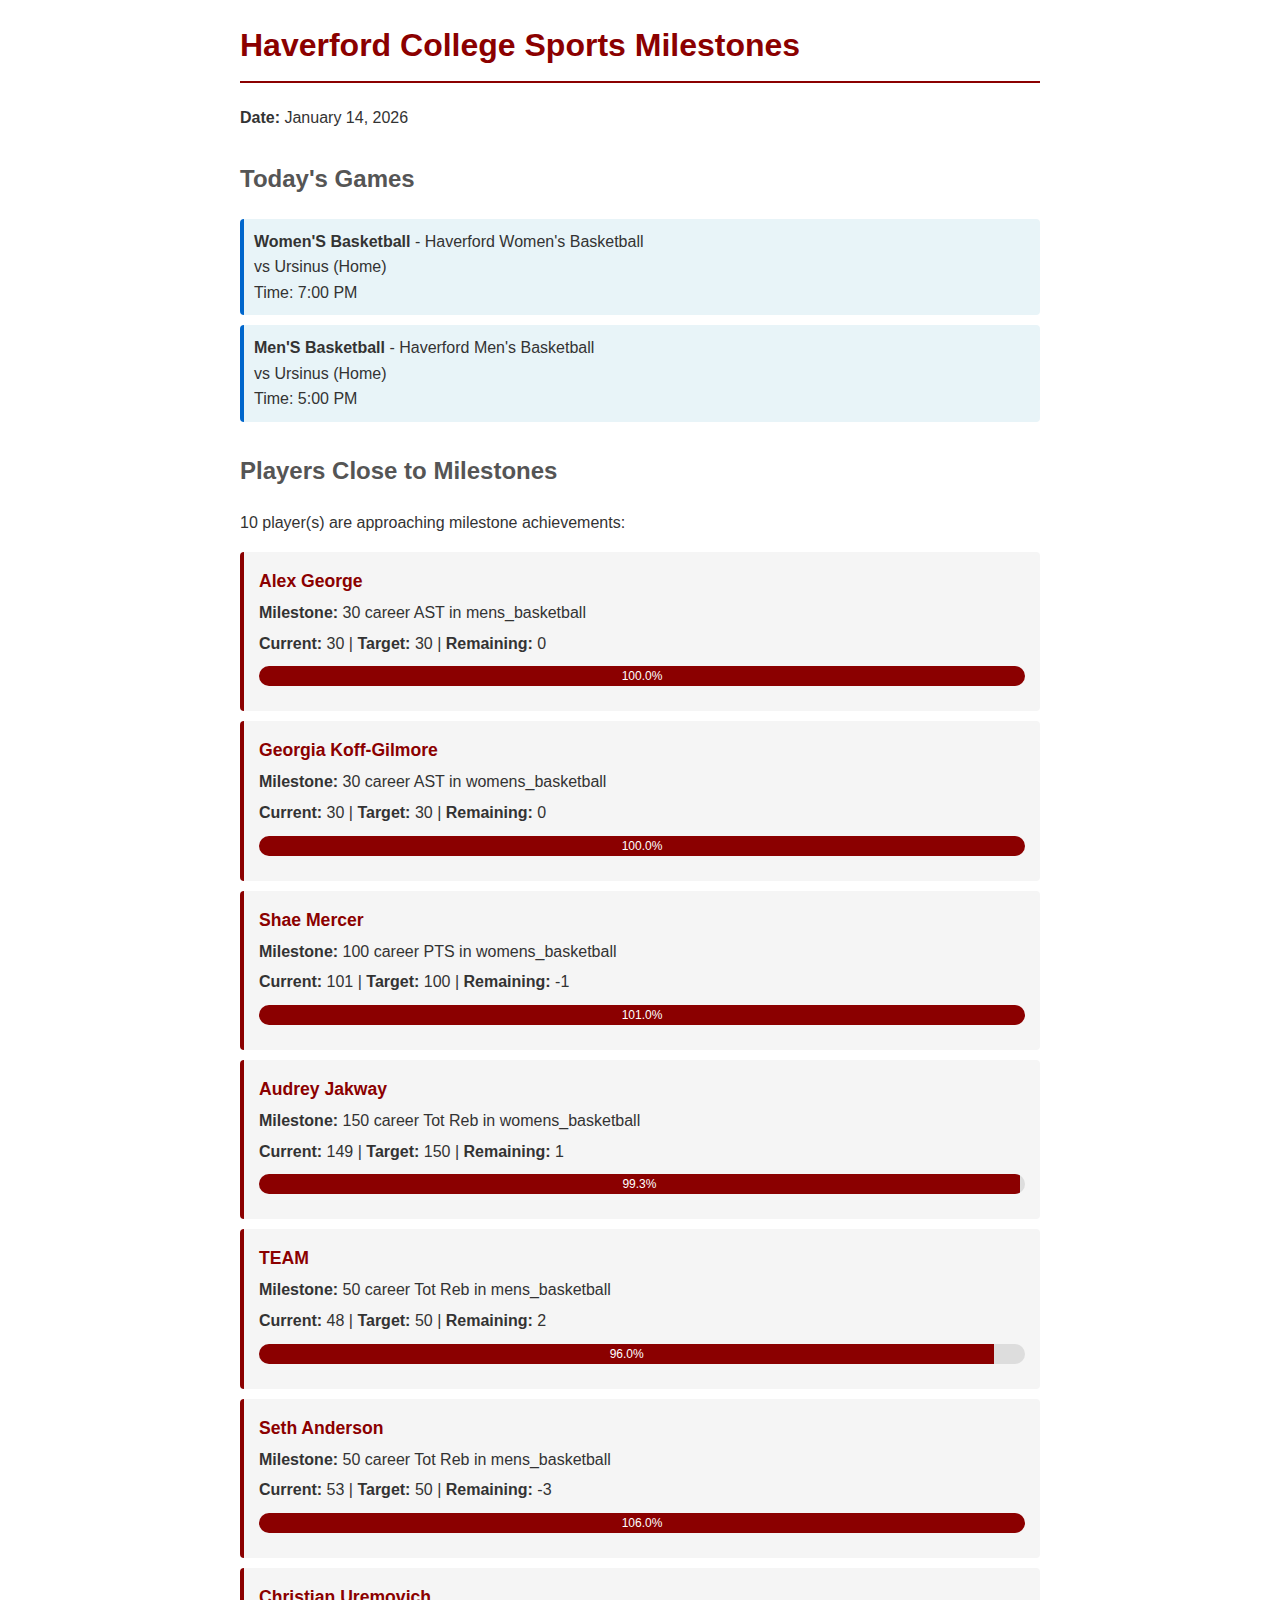
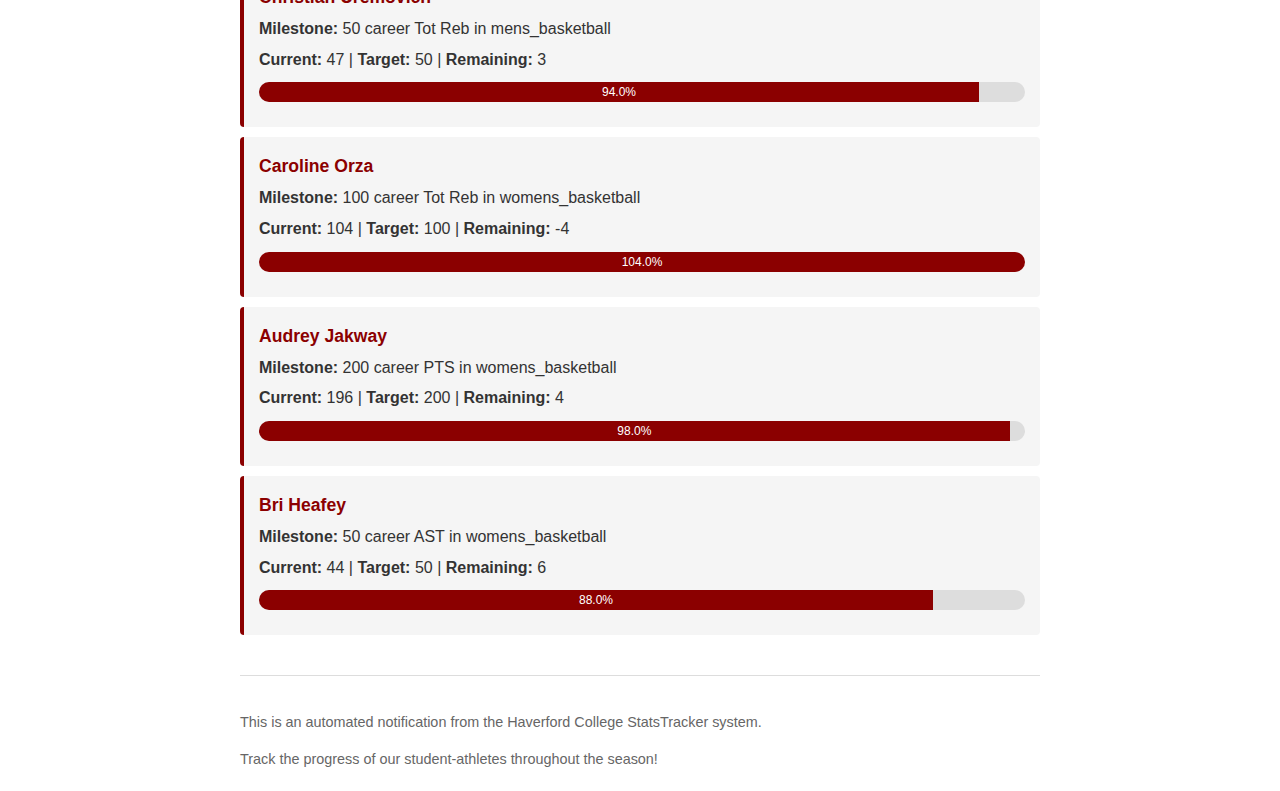
<file: email_preview.html>
<html>
        <head>
            <style>
                body {
                    font-family: Arial, sans-serif;
                    line-height: 1.6;
                    color: #333;
                    max-width: 800px;
                    margin: 0 auto;
                    padding: 20px;
                }
                h1 {
                    color: #8B0000;
                    border-bottom: 2px solid #8B0000;
                    padding-bottom: 10px;
                }
                h2 {
                    color: #555;
                    margin-top: 30px;
                }
                .milestone {
                    background-color: #f5f5f5;
                    padding: 15px;
                    margin: 10px 0;
                    border-left: 4px solid #8B0000;
                    border-radius: 4px;
                }
                .player-name {
                    font-weight: bold;
                    font-size: 1.1em;
                    color: #8B0000;
                }
                .stat-detail {
                    margin: 5px 0;
                }
                .progress {
                    background-color: #ddd;
                    height: 20px;
                    border-radius: 10px;
                    overflow: hidden;
                    margin: 10px 0;
                }
                .progress-bar {
                    height: 100%;
                    background-color: #8B0000;
                    text-align: center;
                    color: white;
                    line-height: 20px;
                    font-size: 12px;
                }
                .game {
                    background-color: #e8f4f8;
                    padding: 10px;
                    margin: 10px 0;
                    border-left: 4px solid #0066cc;
                    border-radius: 4px;
                }
                .footer {
                    margin-top: 40px;
                    padding-top: 20px;
                    border-top: 1px solid #ddd;
                    font-size: 0.9em;
                    color: #666;
                }
            </style>
        </head>
        <body>
            <h1>Haverford College Sports Milestones</h1>
            <p><strong>Date:</strong> January 14, 2026</p>
        <h2>Today's Games</h2>
                <div class="game">
                    <strong>Women'S Basketball</strong> - Haverford Women's Basketball<br>
                    vs Ursinus (Home)<br>
                    Time: 7:00 PM
                </div>
                
                <div class="game">
                    <strong>Men'S Basketball</strong> - Haverford Men's Basketball<br>
                    vs Ursinus (Home)<br>
                    Time: 5:00 PM
                </div>
                <h2>Players Close to Milestones</h2><p>10 player(s) are approaching milestone achievements:</p>
                <div class="milestone">
                    <div class="player-name">Alex George</div>
                    <div class="stat-detail">
                        <strong>Milestone:</strong> 30 career AST in mens_basketball
                    </div>
                    <div class="stat-detail">
                        <strong>Current:</strong> 30 |
                        <strong>Target:</strong> 30 |
                        <strong>Remaining:</strong> 0
                    </div>
                    <div class="progress">
                        <div class="progress-bar" style="width: 100.0%">
                            100.0%
                        </div>
                    </div>
                </div>
                <div class="milestone">
                    <div class="player-name">Georgia Koff-Gilmore</div>
                    <div class="stat-detail">
                        <strong>Milestone:</strong> 30 career AST in womens_basketball
                    </div>
                    <div class="stat-detail">
                        <strong>Current:</strong> 30 |
                        <strong>Target:</strong> 30 |
                        <strong>Remaining:</strong> 0
                    </div>
                    <div class="progress">
                        <div class="progress-bar" style="width: 100.0%">
                            100.0%
                        </div>
                    </div>
                </div>
                <div class="milestone">
                    <div class="player-name">Shae Mercer</div>
                    <div class="stat-detail">
                        <strong>Milestone:</strong> 100 career PTS in womens_basketball
                    </div>
                    <div class="stat-detail">
                        <strong>Current:</strong> 101 |
                        <strong>Target:</strong> 100 |
                        <strong>Remaining:</strong> -1
                    </div>
                    <div class="progress">
                        <div class="progress-bar" style="width: 100%">
                            101.0%
                        </div>
                    </div>
                </div>
                <div class="milestone">
                    <div class="player-name">Audrey Jakway</div>
                    <div class="stat-detail">
                        <strong>Milestone:</strong> 150 career Tot Reb in womens_basketball
                    </div>
                    <div class="stat-detail">
                        <strong>Current:</strong> 149 |
                        <strong>Target:</strong> 150 |
                        <strong>Remaining:</strong> 1
                    </div>
                    <div class="progress">
                        <div class="progress-bar" style="width: 99.33333333333333%">
                            99.3%
                        </div>
                    </div>
                </div>
                <div class="milestone">
                    <div class="player-name">TEAM</div>
                    <div class="stat-detail">
                        <strong>Milestone:</strong> 50 career Tot Reb in mens_basketball
                    </div>
                    <div class="stat-detail">
                        <strong>Current:</strong> 48 |
                        <strong>Target:</strong> 50 |
                        <strong>Remaining:</strong> 2
                    </div>
                    <div class="progress">
                        <div class="progress-bar" style="width: 96.0%">
                            96.0%
                        </div>
                    </div>
                </div>
                <div class="milestone">
                    <div class="player-name">Seth Anderson</div>
                    <div class="stat-detail">
                        <strong>Milestone:</strong> 50 career Tot Reb in mens_basketball
                    </div>
                    <div class="stat-detail">
                        <strong>Current:</strong> 53 |
                        <strong>Target:</strong> 50 |
                        <strong>Remaining:</strong> -3
                    </div>
                    <div class="progress">
                        <div class="progress-bar" style="width: 100%">
                            106.0%
                        </div>
                    </div>
                </div>
                <div class="milestone">
                    <div class="player-name">Christian Uremovich</div>
                    <div class="stat-detail">
                        <strong>Milestone:</strong> 50 career Tot Reb in mens_basketball
                    </div>
                    <div class="stat-detail">
                        <strong>Current:</strong> 47 |
                        <strong>Target:</strong> 50 |
                        <strong>Remaining:</strong> 3
                    </div>
                    <div class="progress">
                        <div class="progress-bar" style="width: 94.0%">
                            94.0%
                        </div>
                    </div>
                </div>
                <div class="milestone">
                    <div class="player-name">Caroline Orza</div>
                    <div class="stat-detail">
                        <strong>Milestone:</strong> 100 career Tot Reb in womens_basketball
                    </div>
                    <div class="stat-detail">
                        <strong>Current:</strong> 104 |
                        <strong>Target:</strong> 100 |
                        <strong>Remaining:</strong> -4
                    </div>
                    <div class="progress">
                        <div class="progress-bar" style="width: 100%">
                            104.0%
                        </div>
                    </div>
                </div>
                <div class="milestone">
                    <div class="player-name">Audrey Jakway</div>
                    <div class="stat-detail">
                        <strong>Milestone:</strong> 200 career PTS in womens_basketball
                    </div>
                    <div class="stat-detail">
                        <strong>Current:</strong> 196 |
                        <strong>Target:</strong> 200 |
                        <strong>Remaining:</strong> 4
                    </div>
                    <div class="progress">
                        <div class="progress-bar" style="width: 98.0%">
                            98.0%
                        </div>
                    </div>
                </div>
                <div class="milestone">
                    <div class="player-name">Bri Heafey</div>
                    <div class="stat-detail">
                        <strong>Milestone:</strong> 50 career AST in womens_basketball
                    </div>
                    <div class="stat-detail">
                        <strong>Current:</strong> 44 |
                        <strong>Target:</strong> 50 |
                        <strong>Remaining:</strong> 6
                    </div>
                    <div class="progress">
                        <div class="progress-bar" style="width: 88.0%">
                            88.0%
                        </div>
                    </div>
                </div>
            <div class="footer">
                <p>This is an automated notification from the Haverford College StatsTracker system.</p>
                <p>Track the progress of our student-athletes throughout the season!</p>
            </div>
        </body>
        </html>
</file>
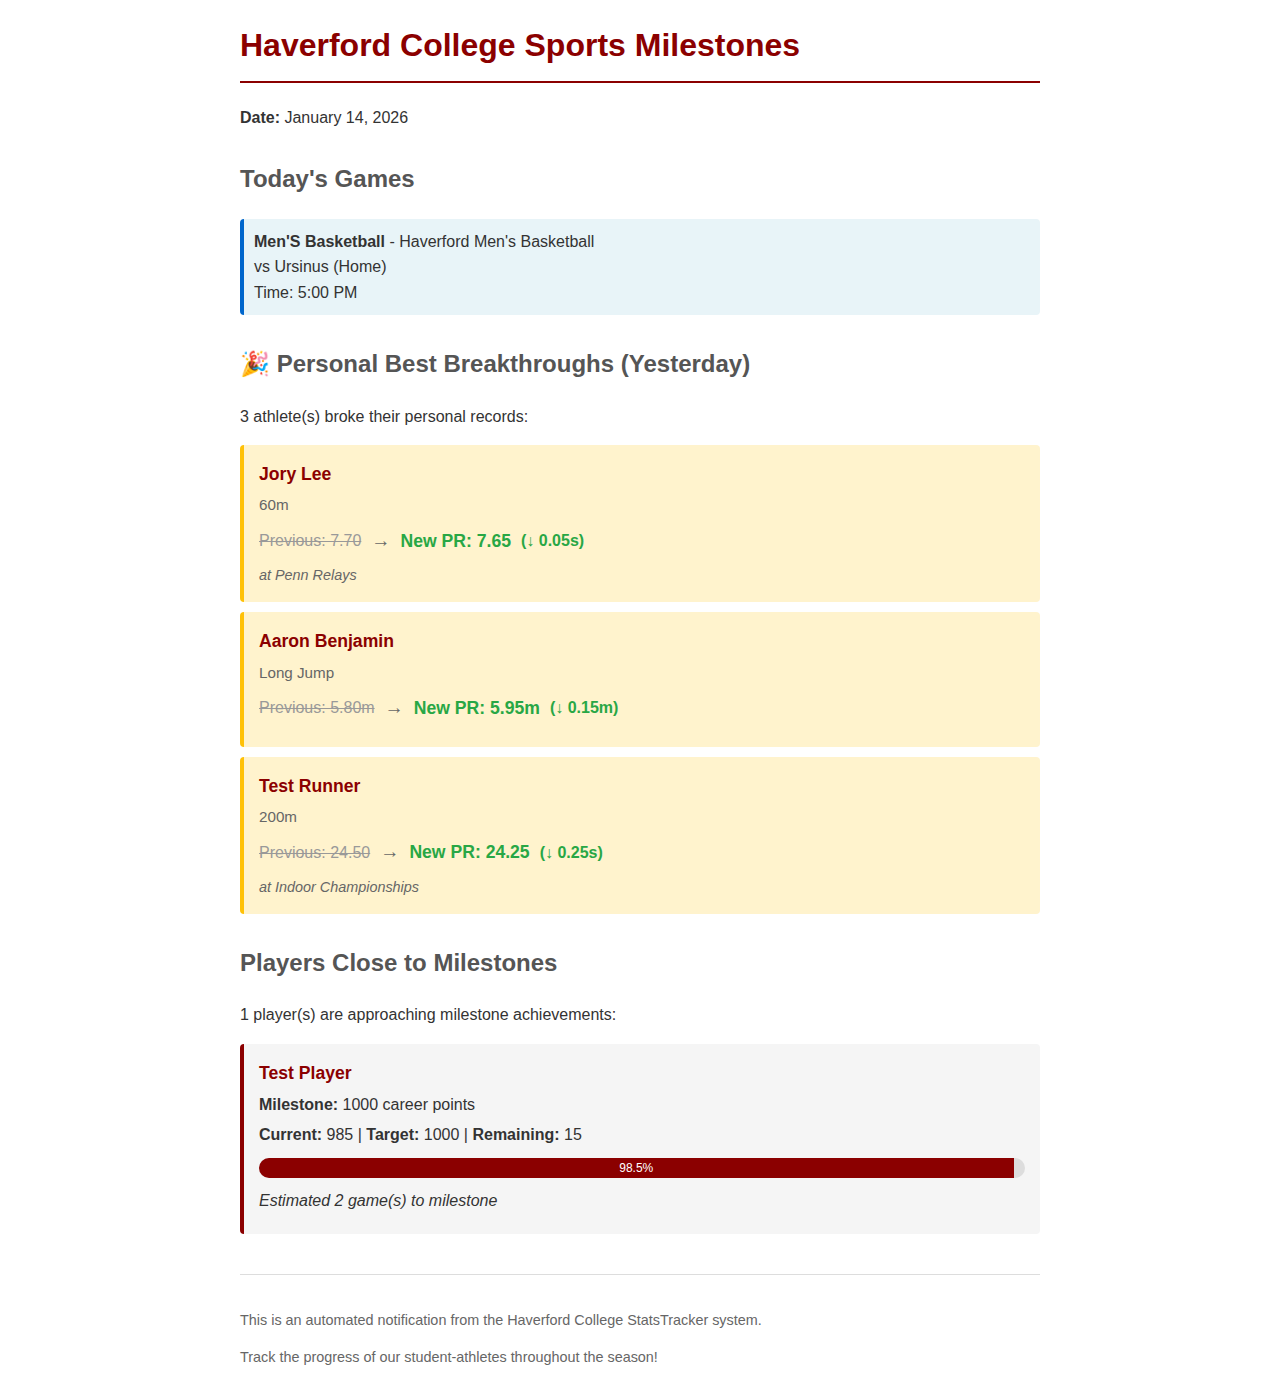
<file: test_output/test_email.html>
<html>
        <head>
            <style>
                body {
                    font-family: Arial, sans-serif;
                    line-height: 1.6;
                    color: #333;
                    max-width: 800px;
                    margin: 0 auto;
                    padding: 20px;
                }
                h1 {
                    color: #8B0000;
                    border-bottom: 2px solid #8B0000;
                    padding-bottom: 10px;
                }
                h2 {
                    color: #555;
                    margin-top: 30px;
                }
                .milestone {
                    background-color: #f5f5f5;
                    padding: 15px;
                    margin: 10px 0;
                    border-left: 4px solid #8B0000;
                    border-radius: 4px;
                }
                .player-name {
                    font-weight: bold;
                    font-size: 1.1em;
                    color: #8B0000;
                }
                .stat-detail {
                    margin: 5px 0;
                }
                .progress {
                    background-color: #ddd;
                    height: 20px;
                    border-radius: 10px;
                    overflow: hidden;
                    margin: 10px 0;
                }
                .progress-bar {
                    height: 100%;
                    background-color: #8B0000;
                    text-align: center;
                    color: white;
                    line-height: 20px;
                    font-size: 12px;
                }
                .game {
                    background-color: #e8f4f8;
                    padding: 10px;
                    margin: 10px 0;
                    border-left: 4px solid #0066cc;
                    border-radius: 4px;
                }
                .pr-breakthrough {
                    background-color: #fff3cd;
                    padding: 15px;
                    margin: 10px 0;
                    border-left: 4px solid #ffc107;
                    border-radius: 4px;
                }
                .pr-breakthrough .athlete-name {
                    font-weight: bold;
                    font-size: 1.1em;
                    color: #8B0000;
                }
                .pr-breakthrough .event-name {
                    font-size: 0.95em;
                    color: #666;
                    margin: 5px 0;
                }
                .pr-comparison {
                    display: flex;
                    align-items: center;
                    gap: 10px;
                    margin: 8px 0;
                }
                .old-pr {
                    text-decoration: line-through;
                    color: #999;
                }
                .new-pr {
                    font-weight: bold;
                    color: #28a745;
                    font-size: 1.1em;
                }
                .improvement {
                    color: #28a745;
                    font-weight: bold;
                }
                .arrow {
                    color: #666;
                    font-size: 1.2em;
                }
                .meet-info {
                    font-size: 0.9em;
                    color: #666;
                    font-style: italic;
                }
                .footer {
                    margin-top: 40px;
                    padding-top: 20px;
                    border-top: 1px solid #ddd;
                    font-size: 0.9em;
                    color: #666;
                }
            </style>
        </head>
        <body>
            <h1>Haverford College Sports Milestones</h1>
            <p><strong>Date:</strong> January 14, 2026</p>
        <h2>Today's Games</h2>
                <div class="game">
                    <strong>Men'S Basketball</strong> - Haverford Men's Basketball<br>
                    vs Ursinus (Home)<br>
                    Time: 5:00 PM
                </div>
                <h2>🎉 Personal Best Breakthroughs (Yesterday)</h2><p>3 athlete(s) broke their personal records:</p>
                <div class="pr-breakthrough">
                    <div class="athlete-name">Jory Lee</div>
                    <div class="event-name">60m</div>
                    <div class="pr-comparison">
                        <span class="old-pr">Previous: 7.70</span>
                        <span class="arrow">→</span>
                        <span class="new-pr">New PR: 7.65</span>
                        <span class="improvement">(↓ 0.05s)</span>
                    </div>
                <div class="meet-info">at Penn Relays</div></div>
                <div class="pr-breakthrough">
                    <div class="athlete-name">Aaron Benjamin</div>
                    <div class="event-name">Long Jump</div>
                    <div class="pr-comparison">
                        <span class="old-pr">Previous: 5.80m</span>
                        <span class="arrow">→</span>
                        <span class="new-pr">New PR: 5.95m</span>
                        <span class="improvement">(↓ 0.15m)</span>
                    </div>
                </div>
                <div class="pr-breakthrough">
                    <div class="athlete-name">Test Runner</div>
                    <div class="event-name">200m</div>
                    <div class="pr-comparison">
                        <span class="old-pr">Previous: 24.50</span>
                        <span class="arrow">→</span>
                        <span class="new-pr">New PR: 24.25</span>
                        <span class="improvement">(↓ 0.25s)</span>
                    </div>
                <div class="meet-info">at Indoor Championships</div></div><h2>Players Close to Milestones</h2><p>1 player(s) are approaching milestone achievements:</p>
                <div class="milestone">
                    <div class="player-name">Test Player</div>
                    <div class="stat-detail">
                        <strong>Milestone:</strong> 1000 career points
                    </div>
                    <div class="stat-detail">
                        <strong>Current:</strong> 985 |
                        <strong>Target:</strong> 1000 |
                        <strong>Remaining:</strong> 15
                    </div>
                    <div class="progress">
                        <div class="progress-bar" style="width: 98.5%">
                            98.5%
                        </div>
                    </div>
                
                    <div class="stat-detail">
                        <em>Estimated 2 game(s) to milestone</em>
                    </div>
                    </div>
            <div class="footer">
                <p>This is an automated notification from the Haverford College StatsTracker system.</p>
                <p>Track the progress of our student-athletes throughout the season!</p>
            </div>
        </body>
        </html>
</file>
